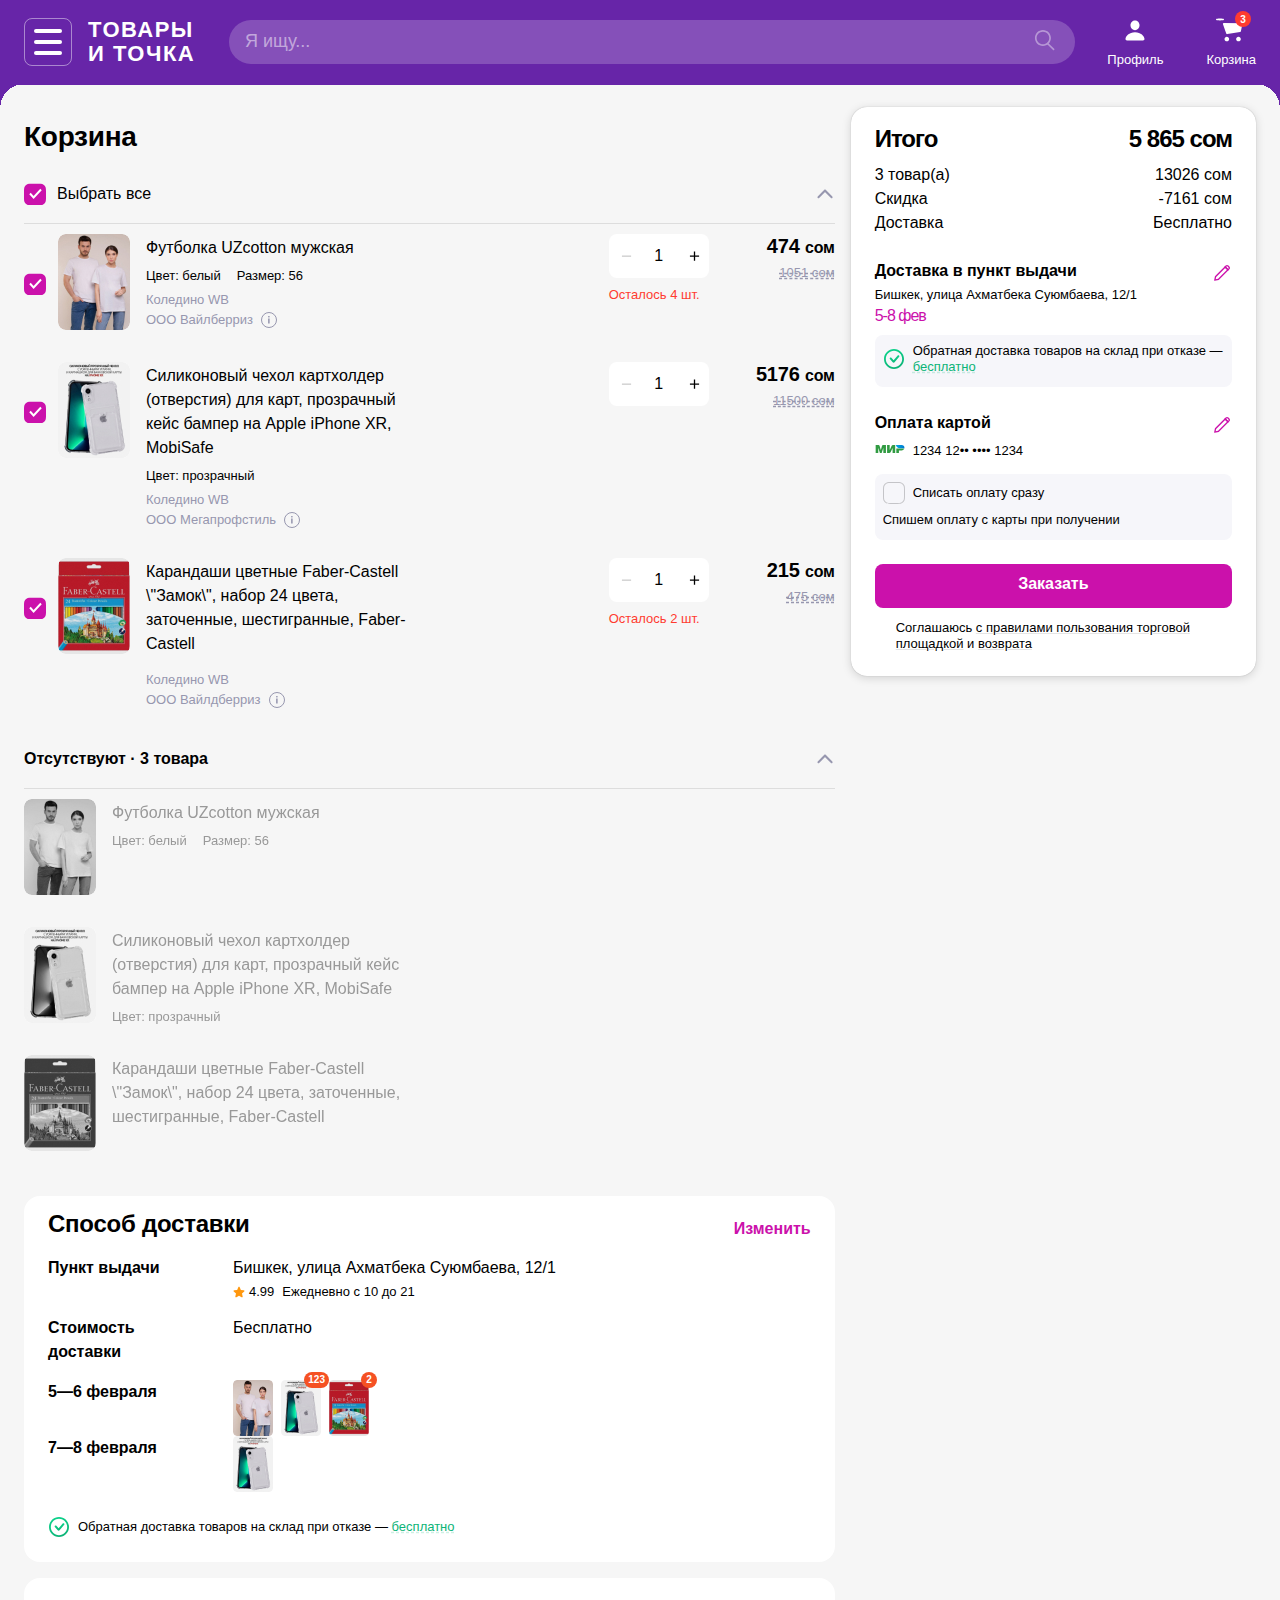
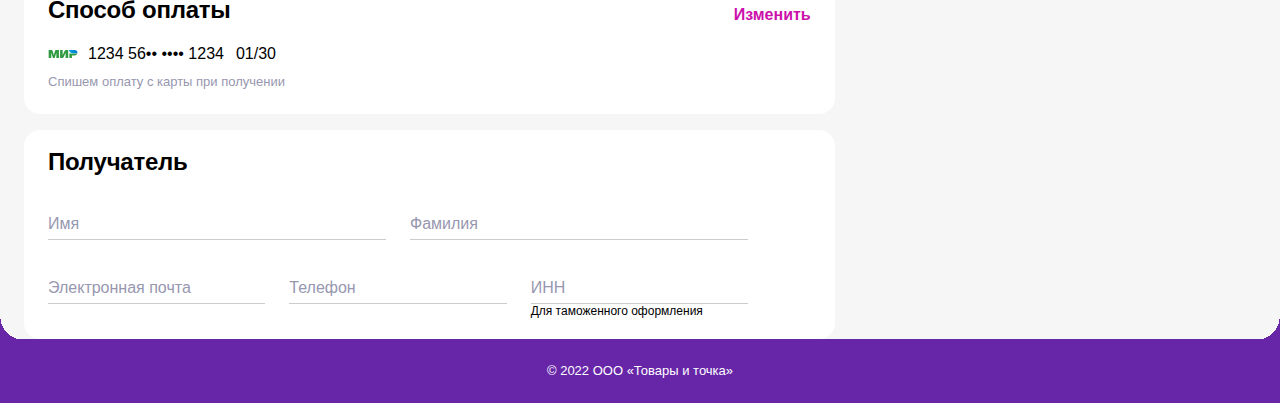
<file: index.html>
<!DOCTYPE html>
<html lang="ru">
  <head>
    <meta charset="UTF-8" />
    <meta name="viewport" content="width=device-width, initial-scale=1.0" />
    <link rel="icon" href="./assets/src/icons/tab-logo.webp" />
    <link rel="stylesheet" href="./assets/styles/style.css" />
    <title>Wildberries Cart</title>
  </head>
  <body>
    <nav class="tabbar">
      <ul class="tabbar__tab-list">
        <li id="home-tab" class="tabbar__tab-item">
          <button class="tabbar-button">
            <svg
              class="tabbar-icon"
              xmlns="http://www.w3.org/2000/svg"
              width="28"
              height="29"
              viewBox="0 0 28 29"
              fill="none"
            >
              <path
                fill-rule="evenodd"
                clip-rule="evenodd"
                d="M3.39249 13.7635C2.43526 14.7047 3.10172 16.333 4.44418 16.333H4.99997V22.3332C4.99997 23.4378 5.89541 24.3332 6.99997 24.3332H11.25C11.5261 24.3332 11.75 24.1093 11.75 23.8332V20.7433C11.75 19.6387 12.6454 18.7433 13.75 18.7433H14.25C15.3545 18.7433 16.25 19.6387 16.25 20.7433V23.8332C16.25 24.1093 16.4738 24.3332 16.75 24.3332H21C22.1045 24.3332 23 23.4378 23 22.3332V16.333H23.3787C24.7151 16.333 25.3843 14.7173 24.4393 13.7724L14.7012 4.03434C14.313 3.64615 13.6844 3.6435 13.2929 4.02842L3.39249 13.7635Z"
                fill="#CCCCCC"
              />
            </svg>
          </button>
        </li>
        <li id="catalog-tab" class="tabbar__tab-item">
          <button class="tabbar-button">
            <svg
              class="tabbar-icon"
              xmlns="http://www.w3.org/2000/svg"
              width="29"
              height="29"
              viewBox="0 0 29 29"
              fill="none"
            >
              <g clip-path="url(#clip0_13_122)">
                <rect
                  width="28"
                  height="28"
                  transform="translate(0.5 0.333252)"
                  fill="white"
                />
                <path
                  fill-rule="evenodd"
                  clip-rule="evenodd"
                  d="M20.2961 17.8333L23.1846 20.7217C23.2211 20.7583 23.2568 20.7955 23.2914 20.8333H27C27.8285 20.8333 28.5 20.1617 28.5 19.3333C28.5 18.5048 27.8285 17.8333 27 17.8333H20.2961ZM20.1278 8.83325C19.7007 7.73683 19.1026 6.72591 18.3662 5.83325H27C27.8285 5.83325 28.5 6.50482 28.5 7.33325C28.5 8.16168 27.8285 8.83325 27 8.83325H20.1278ZM20.8735 12.82C20.8735 12.4874 20.8587 12.1583 20.8298 11.8333H27C27.8285 11.8333 28.5 12.5048 28.5 13.3333C28.5 14.1617 27.8285 14.8333 27 14.8333H20.6891C20.8103 14.1799 20.8735 13.5068 20.8735 12.82Z"
                  fill="#CCCCCC"
                />
                <path
                  fill-rule="evenodd"
                  clip-rule="evenodd"
                  d="M4.3999 12.82C4.3999 9.78974 6.85639 7.33325 9.88663 7.33325C12.9169 7.33325 15.3734 9.78974 15.3734 12.82C15.3734 15.8502 12.9169 18.3067 9.88663 18.3067C6.85639 18.3067 4.3999 15.8502 4.3999 12.82ZM0.899902 12.82C0.899902 7.85675 4.9234 3.83325 9.88663 3.83325C14.8499 3.83325 18.8734 7.85675 18.8734 12.82C18.8734 14.1704 18.5755 15.4513 18.0419 16.6004C17.7159 17.3024 17.7875 18.1533 18.3348 18.7006L21.7702 22.136C22.3872 22.753 22.3872 23.7535 21.7702 24.3705C21.1531 24.9876 20.1527 24.9876 19.5356 24.3705L16.2116 21.0465C15.6412 20.4761 14.7457 20.4241 14.0301 20.7966C12.7903 21.4419 11.3811 21.8067 9.88663 21.8067C4.9234 21.8067 0.899902 17.7832 0.899902 12.82Z"
                  fill="#CCCCCC"
                />
              </g>
              <defs>
                <clipPath id="clip0_13_122">
                  <rect
                    width="28"
                    height="28"
                    fill="white"
                    transform="translate(0.5 0.333252)"
                  />
                </clipPath>
              </defs>
            </svg>
          </button>
        </li>
        <li id="cart-tab" class="tabbar__tab-item">
          <div class="header__menu-item__cart-counter">0</div>
          <button class="tabbar-button">
            <svg
              class="tabbar-icon active"
              xmlns="http://www.w3.org/2000/svg"
              width="28"
              height="29"
              viewBox="0 0 28 29"
              fill="none"
            >
              <path
                fill-rule="evenodd"
                clip-rule="evenodd"
                d="M10.3248 18.4744C10.4895 18.9686 10.99 19.2688 11.5036 19.1814L24.1601 17.0281C24.596 16.954 24.9396 16.616 25.0209 16.1813L26.5023 8.25891C26.5592 7.95471 26.3289 7.67241 26.0194 7.66708L7.35686 7.34608C6.99275 7.33982 6.7318 7.69539 6.84695 8.04086L10.3248 18.4744Z"
                fill="#CB11AB"
              />
              <path
                fill-rule="evenodd"
                clip-rule="evenodd"
                d="M23.75 25.3333C24.9926 25.3333 26 24.3259 26 23.0833C26 21.8406 24.9926 20.8333 23.75 20.8333C22.5074 20.8333 21.5 21.8406 21.5 23.0833C21.5 24.3259 22.5074 25.3333 23.75 25.3333Z"
                fill="#CB11AB"
              />
              <path
                fill-rule="evenodd"
                clip-rule="evenodd"
                d="M10.75 25.3333C11.9926 25.3333 13 24.3259 13 23.0833C13 21.8406 11.9926 20.8333 10.75 20.8333C9.50736 20.8333 8.5 21.8406 8.5 23.0833C8.5 24.3259 9.50736 25.3333 10.75 25.3333Z"
                fill="#CB11AB"
              />
              <path
                fill-rule="evenodd"
                clip-rule="evenodd"
                d="M2.45442 3.56046C3.1177 3.41833 4.01745 3.33325 5 3.33325C5.98255 3.33325 6.8823 3.41833 7.54558 3.56046C7.87345 3.63072 8.16489 3.71927 8.38495 3.83075C8.4917 3.88484 8.61185 3.959 8.71511 4.06714C8.80017 4.15621 9 4.40237 9 4.83325C9 5.26413 8.80017 5.5103 8.71511 5.59937C8.61185 5.7075 8.4917 5.78167 8.38495 5.83575C8.16489 5.94724 7.87345 6.03579 7.54558 6.10604C6.8823 6.24818 5.98255 6.33325 5 6.33325C4.01745 6.33325 3.1177 6.24818 2.45442 6.10604C2.12655 6.03579 1.83511 5.94724 1.61505 5.83575C1.5083 5.78167 1.38815 5.7075 1.28489 5.59937C1.19983 5.5103 1 5.26413 1 4.83325C1 4.40237 1.19983 4.15621 1.28489 4.06714C1.38815 3.959 1.5083 3.88484 1.61505 3.83075C1.83511 3.71927 2.12655 3.63072 2.45442 3.56046Z"
                fill="#CB11AB"
              />
            </svg>
          </button>
        </li>
        <li id="favourite-tab" class="tabbar__tab-item">
          <button class="tabbar-button">
            <svg
              class="tabbar-icon"
              xmlns="http://www.w3.org/2000/svg"
              width="29"
              height="29"
              viewBox="0 0 29 29"
              fill="none"
            >
              <path
                d="M14.9791 23.7496C14.6019 24.0835 14.0344 24.0835 13.6576 23.7491C8.25224 18.9528 3.5 14.2808 3.5 10.3115C3.5 6.94183 6.11818 4.33325 9.50011 4.33325C11.1584 4.33325 12.8167 5.02852 14.007 6.18601C14.2282 6.40108 14.59 6.40108 14.8112 6.18601C16.0015 5.02852 17.6599 4.33325 19.3182 4.33325C22.7 4.33325 25.3182 6.94183 25.3182 10.3115C25.3182 14.2809 20.3979 18.9531 14.9791 23.7496Z"
                fill="#CCCCCC"
              />
            </svg>
          </button>
        </li>
        <li id="profile-tab" class="tabbar__tab-item">
          <button class="tabbar-button">
            <svg
              class="tabbar-icon"
              xmlns="http://www.w3.org/2000/svg"
              width="28"
              height="29"
              viewBox="0 0 28 29"
              fill="none"
            >
              <path
                fill-rule="evenodd"
                clip-rule="evenodd"
                d="M2.80005 22.7061C2.80005 23.7739 3.54488 24.3333 5.62764 24.3333H21.9725C24.0552 24.3333 24.8 23.7739 24.8 22.7061C24.8 19.6044 20.5656 15.3333 13.8069 15.3333C7.03453 15.3333 2.80005 19.6044 2.80005 22.7061Z"
                fill="#CCCCCC"
              />
              <path
                fill-rule="evenodd"
                clip-rule="evenodd"
                d="M18.8 8.26675C18.8 11.1204 16.4913 13.3333 13.8001 13.3333C11.1088 13.3333 8.80006 11.1204 8.80006 8.29093C8.78692 5.4977 11.122 3.33325 13.8001 3.33325C16.4781 3.33325 18.8 5.44933 18.8 8.26675Z"
                fill="#CCCCCC"
              />
            </svg>
          </button>
        </li>
      </ul>
    </nav>
    <header class="header">
      <div class="header__wrapper flex section">
        <div class="header__nav flex">
          <button data-state="closed" class="header__nav__burger-btn">
            <div class="burger-line"></div>
          </button>
          <h1 class="header__nav__logo">Товары и точка</h1>
        </div>
        <div class="header__search flex">
          <input
            class="header__search-input"
            type="text"
            placeholder="Я ищу..."
          />
          <button class="header__search-btn">
            <img
              class="header__search-logo"
              src="./assets/src/icons/search.svg"
              alt="search"
            />
          </button>
        </div>
        <div class="header__menu flex">
          <div class="header__menu-item">
            <a href="/account"
              ><img
                data-icon="user"
                src="./assets/src/icons/user.svg"
                alt="account"
                class="header__menu-item-logo header__menu-item-logo_user"
            /></a>
            <p class="header__menu-item-name header__menu-item-name_user">
              Профиль
            </p>
          </div>
          <div class="header__menu-item">
            <div class="header__menu-item__cart-counter">0</div>
            <a href="/cart"
              ><img
                data-icon="cart"
                src="./assets/src/icons/cart.svg"
                alt="account"
                class="header__menu-item-logo header__menu-item-logo_cart"
            /></a>
            <p class="header__menu-item-name header__menu-item-name_cart">
              Корзина
            </p>
          </div>
        </div>
      </div>
    </header>

    <main class="section main-content">
      <section class="modals">
        <form data-visible="false" class="modal modal-payment">
          <div class="modal-payment__wrapper modal__wrapper">
            <div class="modal__heading">
              <h2 class="modal__heading-text">Способ оплаты</h2>
              <button
                id="close-payment-modal"
                class="close-modal-btn"
                type="submit"
              >
                <img
                  src="./assets/src/icons/search-close.svg"
                  alt="close-modal"
                />
              </button>
            </div>
            <div action="" class="modal-payment__form">
              <ul class="modal-payment__list">
                <li class="modal-payment__item">
                  <label for="card-1" class="wb-radio-btn">
                    <input
                      type="radio"
                      id="card-1"
                      name="card"
                      class="modal-payment__input"
                      checked
                    />
                    <span class="custom-wb-radio"></span>
                    <img src="./assets/src/icons/mir-logo.svg" alt="mir-logo" />
                    <p class="modal-payment__card-number">
                      1234 56•• •••• 1234
                    </p>
                  </label>
                </li>
                <li class="modal-payment__item">
                  <label for="card-2" class="wb-radio-btn">
                    <input
                      type="radio"
                      id="card-2"
                      name="card"
                      class="modal-payment__input"
                    />
                    <span class="custom-wb-radio"></span>
                    <img src="./assets/src/icons/visa.svg" alt="mir-logo" />
                    <p class="modal-payment__card-number">
                      1234 56•• •••• 1234
                    </p>
                  </label>
                </li>
                <li class="modal-payment__item">
                  <label for="card-3" class="wb-radio-btn">
                    <input
                      type="radio"
                      id="card-3"
                      name="card"
                      class="modal-payment__input"
                    />
                    <span class="custom-wb-radio"></span>
                    <img
                      src="./assets/src/icons/mastercard.svg"
                      alt="mir-logo"
                    />
                    <p class="modal-payment__card-number">
                      1234 56•• •••• 1234
                    </p>
                  </label>
                </li>
                <li class="modal-payment__item">
                  <label for="card-4" class="wb-radio-btn">
                    <input
                      type="radio"
                      id="card-4"
                      name="card"
                      class="modal-payment__input"
                    />
                    <span class="custom-wb-radio"></span>
                    <img src="./assets/src/icons/maestro.svg" alt="mir-logo" />
                    <p class="modal-payment__card-number">
                      1234 56•• •••• 1234
                    </p>
                  </label>
                </li>
              </ul>
            </div>
            <button id="modal-payment-btn" class="modal-btn">Выбрать</button>
          </div>
        </form>

        <form data-visible="false" class="modal modal-address">
          <div class="modal-delivery__wrapper modal__wrapper">
            <div class="modal__heading">
              <h2 class="modal__heading-text">Способ доставки</h2>
              <button
                id="close-delivery-modal"
                class="close-modal-btn"
                type="submit"
              >
                <img
                  src="./assets/src/icons/search-close.svg"
                  alt="close-modal"
                />
              </button>
            </div>
            <div class="modal-deliver__tabs">
              <button
                class="modal-delivery__tab-btn active"
                id="delivery-to-shop"
              >
                В пункт выдачи
              </button>
              <button class="modal-delivery__tab-btn" id="delivery-by-courier">
                Курьером
              </button>
            </div>
            <div data-delivery="self" class="modal-delivery__content">
              <h3 class="modal-delivery__content-heading">Мои адреса</h3>
              <div class="modal-delivery__content-shops">
                <ul class="modal-delivery__list">
                  <li class="modal-delivery__shop-info">
                    <label
                      for="address-1"
                      class="wb-radio-btn address-radio-btn"
                    >
                      <input
                        type="radio"
                        id="address-1"
                        name="address"
                        class="modal-payment__input"
                        checked
                      />
                      <span class="custom-wb-radio"></span>
                      <div class="modal__shop-info__text">
                        <p class="delivery__content__line-info">
                          г. Бишкек, микрорайон Джал, улица Ахунбаева Исы, д.
                          67/1
                        </p>
                        <div class="delivery__content__address-additional">
                          <div
                            class="delivery__content__address-additional__rating"
                          >
                            <img
                              src="./assets/src/icons/star.svg"
                              alt="rating-star"
                              class="rating-star"
                            />
                            <span class="delivery-point-rating"></span>
                          </div>
                          <p class="delivery__content-shop">Пункт выдачи</p>
                        </div>
                      </div>
                    </label>
                    <button class="modal-delivery__remove-address">
                      <svg
                        class="modal-delivery__remove-svg"
                        xmlns="http://www.w3.org/2000/svg"
                        width="20"
                        height="20"
                        viewBox="0 0 20 20"
                        fill="none"
                      >
                        <path
                          fill-rule="evenodd"
                          clip-rule="evenodd"
                          d="M2.5 5C2.5 4.72386 2.72386 4.5 3 4.5H17C17.2761 4.5 17.5 4.72386 17.5 5C17.5 5.27614 17.2761 5.5 17 5.5H3C2.72386 5.5 2.5 5.27614 2.5 5Z"
                          fill="#A0A0A4"
                        />
                        <path
                          fill-rule="evenodd"
                          clip-rule="evenodd"
                          d="M3.4584 4.5H16.5059L15.6411 15.6926C15.5405 16.9947 14.4546 18 13.1486 18H6.84639C5.54299 18 4.45829 16.9986 4.35435 15.6994L3.4584 4.5ZM4.5416 5.5L5.35117 15.6196C5.41353 16.3992 6.06435 17 6.84639 17H13.1486C13.9322 17 14.5837 16.3968 14.6441 15.6155L15.4256 5.5H4.5416Z"
                          fill="#A0A0A4"
                        />
                        <path
                          fill-rule="evenodd"
                          clip-rule="evenodd"
                          d="M13 5.5H7V3.46875C7 2.65758 7.65758 2 8.46875 2H11.5312C12.3424 2 13 2.65758 13 3.46875V5.5ZM8.46875 3C8.20987 3 8 3.20987 8 3.46875V4.5H12V3.46875C12 3.20987 11.7901 3 11.5312 3H8.46875Z"
                          fill="#A0A0A4"
                        />
                      </svg>
                    </button>
                  </li>
                  <li class="modal-delivery__shop-info">
                    <label
                      for="address-2"
                      class="wb-radio-btn address-radio-btn"
                    >
                      <input
                        type="radio"
                        id="address-2"
                        name="address"
                        class="modal-payment__input"
                      />
                      <span class="custom-wb-radio"></span>
                      <div class="modal__shop-info__text">
                        <p class="delivery__content__line-info">
                          г. Бишкек, микрорайон Джал, улица Ахунбаева Исы, д.
                          67/1
                        </p>
                        <div class="delivery__content__address-additional">
                          <div
                            class="delivery__content__address-additional__rating"
                          >
                            <img
                              src="./assets/src/icons/star.svg"
                              alt="rating-star"
                              class="rating-star"
                            />
                            <span class="delivery-point-rating">4.99</span>
                          </div>
                          <p class="delivery__content-shop">Пункт выдачи</p>
                        </div>
                      </div>
                    </label>
                    <button class="modal-delivery__remove-address">
                      <svg
                        class="modal-delivery__remove-svg"
                        xmlns="http://www.w3.org/2000/svg"
                        width="20"
                        height="20"
                        viewBox="0 0 20 20"
                        fill="none"
                      >
                        <path
                          fill-rule="evenodd"
                          clip-rule="evenodd"
                          d="M2.5 5C2.5 4.72386 2.72386 4.5 3 4.5H17C17.2761 4.5 17.5 4.72386 17.5 5C17.5 5.27614 17.2761 5.5 17 5.5H3C2.72386 5.5 2.5 5.27614 2.5 5Z"
                          fill="#A0A0A4"
                        />
                        <path
                          fill-rule="evenodd"
                          clip-rule="evenodd"
                          d="M3.4584 4.5H16.5059L15.6411 15.6926C15.5405 16.9947 14.4546 18 13.1486 18H6.84639C5.54299 18 4.45829 16.9986 4.35435 15.6994L3.4584 4.5ZM4.5416 5.5L5.35117 15.6196C5.41353 16.3992 6.06435 17 6.84639 17H13.1486C13.9322 17 14.5837 16.3968 14.6441 15.6155L15.4256 5.5H4.5416Z"
                          fill="#A0A0A4"
                        />
                        <path
                          fill-rule="evenodd"
                          clip-rule="evenodd"
                          d="M13 5.5H7V3.46875C7 2.65758 7.65758 2 8.46875 2H11.5312C12.3424 2 13 2.65758 13 3.46875V5.5ZM8.46875 3C8.20987 3 8 3.20987 8 3.46875V4.5H12V3.46875C12 3.20987 11.7901 3 11.5312 3H8.46875Z"
                          fill="#A0A0A4"
                        />
                      </svg>
                    </button>
                  </li>
                  <li class="modal-delivery__shop-info">
                    <label
                      for="address-3"
                      class="wb-radio-btn address-radio-btn"
                    >
                      <input
                        type="radio"
                        id="address-3"
                        name="address"
                        class="modal-payment__input"
                      />
                      <span class="custom-wb-radio"></span>
                      <div class="modal__shop-info__text">
                        <p class="delivery__content__line-info">
                          г. Бишкек, улица Табышалиева, д. 57
                        </p>
                        <div class="delivery__content__address-additional">
                          <div
                            class="delivery__content__address-additional__rating"
                          >
                            <img
                              src="./assets/src/icons/star.svg"
                              alt="rating-star"
                              class="rating-star"
                            />
                            <span class="delivery-point-rating">4.99</span>
                          </div>
                          <p class="delivery__content-shop">Пункт выдачи</p>
                        </div>
                      </div>
                    </label>
                    <button class="modal-delivery__remove-address">
                      <svg
                        class="modal-delivery__remove-svg"
                        xmlns="http://www.w3.org/2000/svg"
                        width="20"
                        height="20"
                        viewBox="0 0 20 20"
                        fill="none"
                      >
                        <path
                          fill-rule="evenodd"
                          clip-rule="evenodd"
                          d="M2.5 5C2.5 4.72386 2.72386 4.5 3 4.5H17C17.2761 4.5 17.5 4.72386 17.5 5C17.5 5.27614 17.2761 5.5 17 5.5H3C2.72386 5.5 2.5 5.27614 2.5 5Z"
                          fill="#A0A0A4"
                        />
                        <path
                          fill-rule="evenodd"
                          clip-rule="evenodd"
                          d="M3.4584 4.5H16.5059L15.6411 15.6926C15.5405 16.9947 14.4546 18 13.1486 18H6.84639C5.54299 18 4.45829 16.9986 4.35435 15.6994L3.4584 4.5ZM4.5416 5.5L5.35117 15.6196C5.41353 16.3992 6.06435 17 6.84639 17H13.1486C13.9322 17 14.5837 16.3968 14.6441 15.6155L15.4256 5.5H4.5416Z"
                          fill="#A0A0A4"
                        />
                        <path
                          fill-rule="evenodd"
                          clip-rule="evenodd"
                          d="M13 5.5H7V3.46875C7 2.65758 7.65758 2 8.46875 2H11.5312C12.3424 2 13 2.65758 13 3.46875V5.5ZM8.46875 3C8.20987 3 8 3.20987 8 3.46875V4.5H12V3.46875C12 3.20987 11.7901 3 11.5312 3H8.46875Z"
                          fill="#A0A0A4"
                        />
                      </svg>
                    </button>
                  </li>
                </ul>
              </div>
              <div class="modal-delivery__content-houses">
                <ul class="modal-delivery__list">
                  <li class="modal-delivery__shop-info">
                    <label for="house-1" class="wb-radio-btn address-radio-btn">
                      <input
                        type="radio"
                        id="house-1"
                        name="address"
                        class="modal-payment__input"
                        checked
                      />
                      <span class="custom-wb-radio"></span>
                      <p class="delivery__content__line-info">
                        Бишкек, улица Табышалиева, 57
                      </p>
                    </label>
                    <button class="modal-delivery__remove-address">
                      <svg
                        class="modal-delivery__remove-svg"
                        xmlns="http://www.w3.org/2000/svg"
                        width="20"
                        height="20"
                        viewBox="0 0 20 20"
                        fill="none"
                      >
                        <path
                          fill-rule="evenodd"
                          clip-rule="evenodd"
                          d="M2.5 5C2.5 4.72386 2.72386 4.5 3 4.5H17C17.2761 4.5 17.5 4.72386 17.5 5C17.5 5.27614 17.2761 5.5 17 5.5H3C2.72386 5.5 2.5 5.27614 2.5 5Z"
                          fill="#A0A0A4"
                        />
                        <path
                          fill-rule="evenodd"
                          clip-rule="evenodd"
                          d="M3.4584 4.5H16.5059L15.6411 15.6926C15.5405 16.9947 14.4546 18 13.1486 18H6.84639C5.54299 18 4.45829 16.9986 4.35435 15.6994L3.4584 4.5ZM4.5416 5.5L5.35117 15.6196C5.41353 16.3992 6.06435 17 6.84639 17H13.1486C13.9322 17 14.5837 16.3968 14.6441 15.6155L15.4256 5.5H4.5416Z"
                          fill="#A0A0A4"
                        />
                        <path
                          fill-rule="evenodd"
                          clip-rule="evenodd"
                          d="M13 5.5H7V3.46875C7 2.65758 7.65758 2 8.46875 2H11.5312C12.3424 2 13 2.65758 13 3.46875V5.5ZM8.46875 3C8.20987 3 8 3.20987 8 3.46875V4.5H12V3.46875C12 3.20987 11.7901 3 11.5312 3H8.46875Z"
                          fill="#A0A0A4"
                        />
                      </svg>
                    </button>
                  </li>
                  <li class="modal-delivery__shop-info">
                    <label for="house-3" class="wb-radio-btn address-radio-btn">
                      <input
                        type="radio"
                        id="house-3"
                        name="address"
                        class="modal-payment__input"
                        checked
                      />
                      <span class="custom-wb-radio"></span>
                      <p class="delivery__content__line-info">
                        Бишкек, улица Жукеева-Пудовкина, 77/1
                      </p>
                    </label>
                    <button class="modal-delivery__remove-address">
                      <svg
                        class="modal-delivery__remove-svg"
                        xmlns="http://www.w3.org/2000/svg"
                        width="20"
                        height="20"
                        viewBox="0 0 20 20"
                        fill="none"
                      >
                        <path
                          fill-rule="evenodd"
                          clip-rule="evenodd"
                          d="M2.5 5C2.5 4.72386 2.72386 4.5 3 4.5H17C17.2761 4.5 17.5 4.72386 17.5 5C17.5 5.27614 17.2761 5.5 17 5.5H3C2.72386 5.5 2.5 5.27614 2.5 5Z"
                          fill="#A0A0A4"
                        />
                        <path
                          fill-rule="evenodd"
                          clip-rule="evenodd"
                          d="M3.4584 4.5H16.5059L15.6411 15.6926C15.5405 16.9947 14.4546 18 13.1486 18H6.84639C5.54299 18 4.45829 16.9986 4.35435 15.6994L3.4584 4.5ZM4.5416 5.5L5.35117 15.6196C5.41353 16.3992 6.06435 17 6.84639 17H13.1486C13.9322 17 14.5837 16.3968 14.6441 15.6155L15.4256 5.5H4.5416Z"
                          fill="#A0A0A4"
                        />
                        <path
                          fill-rule="evenodd"
                          clip-rule="evenodd"
                          d="M13 5.5H7V3.46875C7 2.65758 7.65758 2 8.46875 2H11.5312C12.3424 2 13 2.65758 13 3.46875V5.5ZM8.46875 3C8.20987 3 8 3.20987 8 3.46875V4.5H12V3.46875C12 3.20987 11.7901 3 11.5312 3H8.46875Z"
                          fill="#A0A0A4"
                        />
                      </svg>
                    </button>
                  </li>
                  <li class="modal-delivery__shop-info">
                    <label for="house-2" class="wb-radio-btn address-radio-btn">
                      <input
                        type="radio"
                        id="house-2"
                        name="address"
                        class="modal-payment__input"
                        checked
                      />
                      <span class="custom-wb-radio"></span>
                      <p class="delivery__content__line-info">
                        Бишкек, микрорайон Джал, улица Ахунбаева Исы, 67/1
                      </p>
                    </label>
                    <button class="modal-delivery__remove-address">
                      <svg
                        class="modal-delivery__remove-svg"
                        xmlns="http://www.w3.org/2000/svg"
                        width="20"
                        height="20"
                        viewBox="0 0 20 20"
                        fill="none"
                      >
                        <path
                          fill-rule="evenodd"
                          clip-rule="evenodd"
                          d="M2.5 5C2.5 4.72386 2.72386 4.5 3 4.5H17C17.2761 4.5 17.5 4.72386 17.5 5C17.5 5.27614 17.2761 5.5 17 5.5H3C2.72386 5.5 2.5 5.27614 2.5 5Z"
                          fill="#A0A0A4"
                        />
                        <path
                          fill-rule="evenodd"
                          clip-rule="evenodd"
                          d="M3.4584 4.5H16.5059L15.6411 15.6926C15.5405 16.9947 14.4546 18 13.1486 18H6.84639C5.54299 18 4.45829 16.9986 4.35435 15.6994L3.4584 4.5ZM4.5416 5.5L5.35117 15.6196C5.41353 16.3992 6.06435 17 6.84639 17H13.1486C13.9322 17 14.5837 16.3968 14.6441 15.6155L15.4256 5.5H4.5416Z"
                          fill="#A0A0A4"
                        />
                        <path
                          fill-rule="evenodd"
                          clip-rule="evenodd"
                          d="M13 5.5H7V3.46875C7 2.65758 7.65758 2 8.46875 2H11.5312C12.3424 2 13 2.65758 13 3.46875V5.5ZM8.46875 3C8.20987 3 8 3.20987 8 3.46875V4.5H12V3.46875C12 3.20987 11.7901 3 11.5312 3H8.46875Z"
                          fill="#A0A0A4"
                        />
                      </svg>
                    </button>
                  </li>
                </ul>
              </div>
            </div>
            <button id="modal-delivery-btn" class="modal-btn">Выбрать</button>
          </div>
        </form>
      </section>

      <div>
        <section class="cart-inner">
          <h2 class="secondary-heading">Корзина</h2>
          <div class="cart-inner__lists">
            <div data-state="available" class="cart-inner__dropdown">
              <div class="cart-inner__dropdown__header" data-state="opened">
                <label for="choose-all" class="wb-checkbox">
                  <input type="checkbox" id="choose-all" checked />
                  <span class="wb-checkbox_custom"></span>
                  Выбрать все
                </label>
                <p class="dropdown__header-text">
                  <span id="amount-of-items">266</span> товаров ·
                  <span id="total-cart-price">2 100 569</span> сом
                </p>

                <button class="dropdown-btn">
                  <img
                    src="./assets/src/icons/dropdown-arrow.svg"
                    alt="arrow"
                  />
                </button>
              </div>

              <div class="dropdown-grid">
                <ul
                  class="cart-inner__dropdown__list cart-inner__available-items"
                ></ul>
              </div>
            </div>
            <div data-state="not-available" class="cart-inner__dropdown">
              <div data-state="opened" class="cart-inner__dropdown__header">
                <p class="dropdown__header-text">Отсутствуют · 3 товара</p>
                <button class="dropdown-btn">
                  <img
                    src="./assets/src/icons/dropdown-arrow.svg"
                    alt="arrow"
                  />
                </button>
              </div>

              <div class="dropdown-grid">
                <ul
                  class="cart-inner__dropdown__list cart-inner__dropdown__list_unavailable"
                ></ul>
              </div>
            </div>
          </div>
        </section>

        <section class="cart-forms">
          <div class="cart-forms__delivery content-form">
            <div class="content-form__header">
              <h3 class="section-subheading">Способ доставки</h3>
              <button class="cart-forms-btn edit-delivery-btn">Изменить</button>
            </div>
            <div class="delivery__content">
              <div class="delivery__content__line">
                <p class="delivery__content__line-name">Пункт выдачи</p>
                <div class="delivery__content__address-block">
                  <p class="delivery__content__line-info">
                    Бишкек, улица Ахматбека Суюмбаева, 12/1
                  </p>
                  <div class="delivery__content__address-additional">
                    <div class="delivery__content__address-additional__rating">
                      <img
                        src="./assets/src/icons/star.svg"
                        alt="rating-star"
                        class="rating-star"
                      />
                      <span class="delivery-point-rating">4.99</span>
                    </div>
                    <p class="working-hours">Ежедневно с 10 до 21</p>
                  </div>
                </div>
              </div>
              <div class="delivery__content__line">
                <p class="delivery__content__line-name">Стоимость доставки</p>
                <p class="delivery__content__line-info">Бесплатно</p>
              </div>
              <div class="delievery__content__dates">
                <div class="delivery__content__line">
                  <p class="delivery__content__line-name">5—6 февраля</p>
                  <div class="delivery__content__date-items">
                    <div class="delivery__content__date-item">
                      <img
                        src="./assets/src/img/cart/1.jpg"
                        alt="item1"
                        class="delivery__content__date-item-img"
                      />
                      <span class="delivery__content__date-item-counter"
                        >1</span
                      >
                    </div>
                    <div class="delivery__content__date-item">
                      <img
                        src="./assets/src/img/cart/2.jpg"
                        alt="item2"
                        class="delivery__content__date-item-img"
                      />
                      <span class="delivery__content__date-item-counter"
                        >123</span
                      >
                    </div>
                    <div class="delivery__content__date-item">
                      <img
                        src="./assets/src/img/cart/3.jpg"
                        alt="item3"
                        class="delivery__content__date-item-img"
                      />
                      <span class="delivery__content__date-item-counter"
                        >2</span
                      >
                    </div>
                  </div>
                </div>
                <div class="delivery__content__line">
                  <p class="delivery__content__line-name">7—8 февраля</p>
                  <div class="delivery__content__date-items">
                    <div class="delivery__content__date-item">
                      <img
                        src="./assets/src/img/cart/2.jpg"
                        alt="item2"
                        class="delivery__content__date-item-img"
                      />
                      <span class="delivery__content__date-item-counter"
                        >1</span
                      >
                    </div>
                  </div>
                </div>
              </div>
            </div>
            <div class="inner__info-additional inner__info-additional-delivery">
              <img
                class="inner__info-additional-img img-text-gap"
                src="./assets/src/icons/sberbank-logo.svg"
                alt="price-shipping"
              />
              <p class="inner__info-additional-text">
                Обратная доставка товаров на склад при отказе —
                <span class="inner__info-additional-text_green">бесплатно</span>
              </p>
              <p class="inner__info-additional-text__popup">
                Если товары вам не подойдут, мы вернем их обратно на склад — это
                бесплатно
              </p>
            </div>
          </div>

          <div class="cart-forms__payment-method content-form">
            <div class="content-form__header">
              <h3 class="section-subheading">Способ оплаты</h3>
              <button class="cart-forms-btn edit-payment-btn">Изменить</button>
            </div>
            <div class="payment-method__card">
              <img
                src="./assets/src/icons/mir-logo.svg"
                alt="mir"
                class="payment-method__card-img"
              />
              <span class="payment-method__card-number"
                >1234 56•• •••• 1234</span
              >
              <span class="payment-method__card-runout-date">01/30</span>
            </div>
            <p class="payment-method__card-additional">
              Спишем оплату с карты при получении
            </p>
          </div>

          <div class="cart-forms__reciever content-form">
            <div class="content-form__header">
              <h3 class="section-subheading">Получатель</h3>
            </div>

            <form action="" class="reciever__form" id="reciever-form">
              <div data-columns="2" class="reciever__form-row">
                <div class="reciever__form-input-wrapper">
                  <p class="reciever__form-input-title">Имя</p>
                  <input
                    id="reciever-name"
                    type="text"
                    class="reciever__form-input"
                    required
                  />
                  <p class="reciever__form-input-error" id="name-input-err"></p>
                </div>
                <div class="reciever__form-input-wrapper">
                  <p class="reciever__form-input-title">Фамилия</p>
                  <input
                    id="reciever-surname"
                    type="text"
                    class="reciever__form-input"
                    required
                  />
                  <p
                    class="reciever__form-input-error"
                    id="surname-input-err"
                  ></p>
                </div>
              </div>
              <div data-columns="3" class="reciever__form-row">
                <div class="reciever__form-input-wrapper">
                  <p class="reciever__form-input-title">Электронная почта</p>
                  <input
                    id="reciever-email"
                    type="email"
                    class="reciever__form-input"
                    required
                  />
                  <p
                    class="reciever__form-input-error"
                    id="email-input-err"
                  ></p>
                </div>
                <div class="reciever__form-input-wrapper">
                  <p class="reciever__form-input-title">Телефон</p>
                  <input
                    id="reciever-phone"
                    pattern="^\+\d\s\d\d\d\s\d\d\d-\d\d-\d\d$"
                    type="tel"
                    class="reciever__form-input"
                    required
                  />
                  <p
                    class="reciever__form-input-error"
                    id="phone-input-err"
                  ></p>
                </div>
                <div
                  class="reciever__form-input-wrapper reciever__form-input-wrapper__inn"
                >
                  <p class="reciever__form-input-title">ИНН</p>
                  <input
                    id="reciever-inn"
                    type="text"
                    class="reciever__form-input"
                  />
                  <p class="reciever__form-input-error" id="inn-input-err">
                    Для таможенного оформления
                  </p>
                </div>
              </div>
            </form>
          </div>
        </section>
      </div>

      <aside class="cart-summary content-form">
        <div class="cart-summary__inner">
          <div class="inner__info">
            <div class="inner__info-row info-full-price">
              <span class="inner__info-row_bold">Итого</span>
              <span id="summary-price" class="inner__info-row_bold"
                >2 101 063 <span class="inner__info-row_small">сом</span></span
              >
            </div>
            <div class="inner__info-row">
              <span id="summary-items" class="inner__info-row_normal"
                >203 товара</span
              >
              <span
                id="summary-price-no-discount"
                class="inner__info-row_normal"
                >2 302 048 сом</span
              >
            </div>
            <div class="inner__info-row">
              <span class="inner__info-row_normal">Скидка</span>
              <span id="summary-discount" class="inner__info-row_normal"
                >-200 985 сом</span
              >
            </div>
            <div class="inner__info-row">
              <span class="inner__info-row_normal">Доставка</span>
              <span class="inner__info-row_normal">Бесплатно</span>
            </div>
          </div>

          <div class="inner__info-block__delivery">
            <div class="inner__info-block__wrapper">
              <div class="inner__info-block__heading">
                <p class="inner__info-subheading">Доставка в пункт выдачи</p>
                <button class="edit-btn edit-delivery-btn">
                  <svg
                    class="edit-img"
                    width="20"
                    height="20"
                    viewBox="0 0 20 20"
                    fill="none"
                    xmlns="http://www.w3.org/2000/svg"
                  >
                    <path
                      fill-rule="evenodd"
                      clip-rule="evenodd"
                      d="M13.1585 3.05991L16.9401 6.84154L6.72705 17.0546L2.73544 17.8529C2.38557 17.9229 2.07711 17.6144 2.14709 17.2646L2.94541 13.273L13.1585 3.05991ZM4.17707 13.9321L13.1585 4.95072L15.0493 6.84154L6.06789 15.8229L3.70436 16.2956L4.17707 13.9321Z"
                      fill="#CB11AB"
                    />
                    <path
                      fill-rule="evenodd"
                      clip-rule="evenodd"
                      d="M15.9948 7.78715L12.2132 4.00552L13.6313 2.5874C14.4145 1.8042 15.6843 1.8042 16.4675 2.5874L17.4129 3.53281C18.1961 4.31601 18.1961 5.58584 17.4129 6.36904L15.9948 7.78715ZM16.4675 5.42363C16.7286 5.16256 16.7286 4.73929 16.4675 4.47822L15.5221 3.53281C15.261 3.27174 14.8378 3.27174 14.5767 3.53281L14.104 4.00552L15.9948 5.89634L16.4675 5.42363Z"
                      fill="#CB11AB"
                    />
                  </svg>
                </button>
              </div>
              <p class="inner__info-text" id="cart-summary-address">
                Бишкек, улица Ахматбека Суюмбаева, 12/1
              </p>
              <p class="inner__info-date">5-8 фев</p>
            </div>

            <div class="inner__info-additional inner__info-additional-delivery">
              <img
                class="inner__info-additional-img img-text-gap"
                src="./assets/src/icons/sberbank-logo.svg"
                alt="sber-logo"
              />
              <p class="inner__info-additional-text">
                Обратная доставка товаров на склад при отказе —
                <span class="inner__info-additional-text_green">бесплатно</span>
              </p>
              <p
                class="inner__info-additional-text__popup text__popup_secondary"
              >
                Если товары вам не подойдут, мы вернем их обратно на склад — это
                бесплатно
              </p>
            </div>
          </div>

          <div class="inner__info-block__payment">
            <div class="inner__info-block__wrapper">
              <div class="inner__info-block__heading">
                <p class="inner__info-subheading">Оплата картой</p>
                <button class="edit-btn edit-payment-btn">
                  <svg
                    class="edit-img"
                    width="20"
                    height="20"
                    viewBox="0 0 20 20"
                    fill="none"
                    xmlns="http://www.w3.org/2000/svg"
                  >
                    <path
                      fill-rule="evenodd"
                      clip-rule="evenodd"
                      d="M13.1585 3.05991L16.9401 6.84154L6.72705 17.0546L2.73544 17.8529C2.38557 17.9229 2.07711 17.6144 2.14709 17.2646L2.94541 13.273L13.1585 3.05991ZM4.17707 13.9321L13.1585 4.95072L15.0493 6.84154L6.06789 15.8229L3.70436 16.2956L4.17707 13.9321Z"
                      fill="#CB11AB"
                    />
                    <path
                      fill-rule="evenodd"
                      clip-rule="evenodd"
                      d="M15.9948 7.78715L12.2132 4.00552L13.6313 2.5874C14.4145 1.8042 15.6843 1.8042 16.4675 2.5874L17.4129 3.53281C18.1961 4.31601 18.1961 5.58584 17.4129 6.36904L15.9948 7.78715ZM16.4675 5.42363C16.7286 5.16256 16.7286 4.73929 16.4675 4.47822L15.5221 3.53281C15.261 3.27174 14.8378 3.27174 14.5767 3.53281L14.104 4.00552L15.9948 5.89634L16.4675 5.42363Z"
                      fill="#CB11AB"
                    />
                  </svg>
                </button>
              </div>
              <div class="inner__info-additional_payment-text">
                <img
                  src="./assets/src/icons/mir-logo.svg"
                  alt="mir-logo"
                  class="img-text-gap"
                />
                <span class="inner__info-text" id="cart-summary-card-number">
                  1234 12•• •••• 1234
                </span>
              </div>
            </div>

            <div
              class="inner__info-additional_isntant-pay inner__info-additional"
            >
              <label for="instant-pay" class="wb-checkbox">
                <input type="checkbox" id="instant-pay" />
                <span class="wb-checkbox_custom"></span>
                Списать оплату сразу
              </label>
              <p class="inner__info-additional-text">
                Спишем оплату с карты при получении
              </p>
            </div>
            <button class="cart-summary__btn">Заказать</button>
            <label
              for="policy-agree"
              class="secondary-custom-checkbox inner__info-text"
            >
              <input type="checkbox" id="policy-agree" />
              <span class="secondary-custom-checkbox-span"></span>
              <p>
                Соглашаюсь
                <a href="/policy-terms" class="policy-agreement-link"
                  >с правилами пользования торговой площадкой</a
                >
                и <a href="/payback-terms" class="policy-agreement-link"
                  >возврата</a
                >
              </p>
            </label>
          </div>
        </div>
      </aside>
    </main>

    <footer class="footer">
      <p class="footer__text">© 2022 ООО «Товары и точка»</p>
    </footer>

    <script type="module" src="./assets/js/itemsParser.js"></script>
    <script type="module" src="./assets/js/priceCalcs.js"></script>
    <script type="module" src="./assets/js/dropdown.js"></script>
    <script type="module" src="./assets/js/form.js"></script>
    <script type="module" src="./assets/js/modalWindows.js"></script>
    <script type="module" src="./assets/js/main.js"></script>
  </body>
</html>
</file>
<file: assets/styles/style.css>
:root {
  --primary-color-400: #000;
  --primary-color-300: #9797af;
  --primary-color-100: 0, 0%, 100%;
  --primary-color-hsl-100: hsl(0, 0%, 100%);
  --secondary-color: #6725a8;
  --accent-color-400: #cb11ab;
  --accent-color-300: #ff3b30;

  --fz-400: 1rem;
  --fz-300: 0.875rem;
  --fz-250: 0.8125rem;
  --fz-200: 0.75rem;
  --fz-450: 1.125rem;
  --fz-500: 1.25rem;
  --fz-600: 1.5rem;
  --fz-900: 1.75rem;
}

*,
*::after,
*::before {
  margin: 0;
  padding: 0;
  box-sizing: border-box;
}

html {
  height: 100%;
}

body {
  font-family: "Segoe UI", sans-serif;
  display: flex;
  flex-direction: column;
  min-height: 100%;
  background-color: #f6f6f6;
}

header,
footer {
  flex-grow: 0;
}

main {
  flex-grow: 1;
}

a {
  text-decoration: none;
}

a:focus {
  border: none;
  outline: none;
}

button {
  border: none;
  outline: none;
  background: none;
  cursor: pointer;
}

h1 {
  font-size: var(--fz-900);
  font-weight: 700;
}

ul,
li {
  list-style: none;
}

.flex {
  display: flex;
  align-items: center;
}

.section {
  max-width: 1400px;
  padding-inline: 24px;
  margin-inline: auto;
}

.main-content {
  margin-top: 22px;
  width: 100%;
}
@media screen and (max-width: 325px) {
  .section {
    padding-inline: 0px;
  }
}

@media screen and (min-width: 326px) {
  .main-content {
    display: grid;
    grid-template-columns: 2fr 1fr;
    gap: 16px;
    align-items: start;
  }
}
.header {
  position: relative;
  padding-top: 16px;
  padding-bottom: 18px;
  background-color: var(--secondary-color);
}

.header::after,
.header::before {
  content: "";
  height: 24px;
  aspect-ratio: 1;
  position: absolute;
  bottom: -23px;
  overflow: hidden;
}

.header::after {
  background-image: radial-gradient(
    circle at 100% 100%,
    transparent 70%,
    var(--secondary-color) calc(10% + 2px)
  );
  left: 0;
}

.header::before {
  background-image: radial-gradient(
    circle at 0% 100%,
    transparent 70%,
    var(--secondary-color) calc(10% + 2px)
  );
  right: 0;
}

.header__wrapper {
  justify-content: space-between;
  gap: 32px;
}

.header__nav {
  gap: 1rem;
}

.header__nav__burger-btn {
  position: relative;

  display: grid;
  place-items: center;

  width: 48px;
  aspect-ratio: 1;

  padding: 12px 10px;

  border: 1px solid hsla(var(--primary-color-100), 45%);
  border-radius: 8px;
}

.header__nav__burger-btn:focus {
  border-color: var(--primary-color-hsl-100);
}

.header__nav__burger-btn[data-state="closed"] .burger-line,
.header__nav__burger-btn::after,
.header__nav__burger-btn::before {
  content: "";
  display: block;
  position: absolute;
  width: 1.75rem;
  height: 4px;
  background-color: var(--primary-color-hsl-100);
  border-radius: 8px;
  transition: all 300ms ease-in-out;
}

.header__nav__burger-btn::after {
  top: 10px;
}
.header__nav__burger-btn::before {
  bottom: 10px;
}

.header__nav__bur ger-btn[data-state="opened"] .burger-line {
  scale: 0;
}

.header__nav__burger-btn[data-state="opened"]:after {
  transform: rotate(-135deg) translateY(-7px) translateX(-7px);
}
.header__nav__burger-btn[data-state="opened"]:before {
  transform: rotate(135deg) translateY(7px) translateX(-8px);
  width: 1.75rem;
}

.header__nav__logo {
  width: 109px;

  text-align: left;
  text-transform: uppercase;
  color: var(--primary-color-hsl-100);
  line-height: 24px;
  letter-spacing: 1.5px;
  font-size: 22px;
}
.header__search {
  width: 100%;
  max-height: 48px;

  padding: 10px 20px 10px 16px;
  margin-right: auto;

  border-radius: 36px;
  background: hsla(var(--primary-color-100), 20%);
}
.header__search-input {
  width: 100%;

  border: none;
  outline: none;
  background: none;

  color: var(--primary-color-hsl-100);
  font-size: var(--fz-450);
}

.header__search-input::placeholder {
  color: hsla(var(--primary-color-100), 50%);
}

.header__search-btn:hover > .header__search-logo,
.header__search-btn:focus > .header__search-logo {
  opacity: 1;
}

.header__search-logo {
  opacity: 0.4;
  transition: opacity 200ms ease-in;
}

.header__menu {
  gap: 40px;
}

.header__menu-item {
  position: relative;
  display: flex;
  flex-direction: column;
  align-items: center;
  justify-content: center;
  gap: 3px;

  color: var(--primary-color-hsl-100);

  cursor: pointer;
}

.header__menu-item__cart-counter {
  position: absolute;
  display: flex;
  justify-content: center;
  align-items: center;

  max-width: 1rem;
  width: 100%;
  aspect-ratio: 1;
  background-color: var(--accent-color-300);
  border-radius: 100%;

  top: -5px;
  right: 5px;

  color: var(--primary-color-hsl-100);
  font-weight: 700;

  font-size: 10px;
  z-index: 2;
}

.header__menu-item:focus-within > .header__menu-item-name,
.header__menu-item:hover > .header__menu-item-name {
  color: var(--accent-color-400);
}

.header__menu-item-name {
  font-size: var(--fz-250);
  transition: color 200ms ease-in-out;
}

.header__menu-item-logo_cart {
  position: relative;
  margin-right: 5px;
}

.header__menu-item-logo_user {
  margin-right: 3px;
}

.header__menu-item-name_user {
  margin-right: 3px;
}

@media screen and (max-width: 325px) {
  .header {
    padding-top: 17px;
    padding-bottom: 15px;
    padding-inline: 1rem;
  }

  .header__wrapper {
    gap: 16px;
  }

  .header__nav {
    width: 100%;
  }

  .header__nav__burger-btn {
    border: none;
    padding-inline: 0;
    width: 22px;
  }
  .header__nav__burger-btn[data-state="closed"] .burger-line,
  .header__nav__burger-btn::after,
  .header__nav__burger-btn::before {
    height: 2px;
    width: 100%;
  }

  .header__nav__burger-btn::before {
    bottom: 3px;
    width: 16px;
    left: 0;
  }
  .header__nav__burger-btn::after {
    top: 2px;
    width: 100%;
    left: 0;
  }

  .header__nav__burger-btn[data-state="opened"]:after {
    transform: rotate(-135deg) translateY(-7px) translateX(-6px);
    width: 1.75rem;
  }
  .header__nav__burger-btn[data-state="opened"]:before {
    transform: rotate(135deg) translateY(6px) translateX(-6px);
    width: 1.75rem;
  }

  .header__nav__logo {
    font-size: 1.225rem;
    font-weight: 600;
    margin-inline: auto;
    letter-spacing: 2.1px;
    line-height: 1;
    width: 100%;
    text-align: center;
  }

  .header__search-input {
    display: none;
  }

  .header__search {
    width: auto;
    background: none;
    padding: 0px;
    margin: 0;
  }

  .header__search-logo {
    opacity: 1;
  }

  .header__menu {
    display: none;
  }
}

.content-form {
  padding: 16px 24px 24px;
  background-color: var(--primary-color-hsl-100);
  border-radius: 16px;
}

.cart-summary {
  margin-left: auto;
  max-width: 429px;
  box-shadow: 0px 0px 1px 0px rgba(0, 0, 0, 0.3),
    0px 2px 10px 0px rgba(0, 0, 0, 0.15);
}

.img-text-gap {
  margin-right: 8px;
}
.cart-summary__inner {
  display: grid;
  row-gap: 24px;
}

.info-full-price {
  margin-bottom: 8px;
  font-size: 24px;
  line-height: 32px;
  letter-spacing: -1px;
}

.inner__info-row {
  display: flex;
  justify-content: space-between;
  align-items: center;
}
.inner__info-row_bold {
  font-weight: 700;
  letter-spacing: -1px;
}
.inner__info-row_small {
  font-size: 24px;
}
.inner__info {
  font-size: 16px;
  line-height: 1.5rem;
}

.inner__info-block__wrapper * + * {
  margin-top: 4px;
}

.inner__info-block__heading {
  display: flex;
  justify-content: space-between;
  align-items: center;
}
.inner__info-subheading {
  font-size: 16px;
  font-weight: 700;
  line-height: 24px;
}
.edit-btn {
  width: 20px;
  aspect-ratio: 1;
  display: grid;
  place-items: center;
}

.edit-btn:focus {
  border: 1px solid #b41199;
}

.edit-btn:hover > .edit-img path,
.edit-btn:focus-visible > .edit-img path {
  fill: #b41199;
}

.inner__info-text {
  font-size: 13px;
  line-height: 16px;
}

#cart-summary-card-number {
  margin-right: 8px;
}

.inner__info-date {
  letter-spacing: -1px;
  color: var(--accent-color-400);
}

.inner__info-additional {
  position: relative;
  margin-top: 10px;
  padding: 8px 8px 12px;

  background-color: #f6f6fa;
  border-radius: 8px;
}

.inner__info-additional-delivery {
  display: flex;
  align-items: center;
}
.inner__info-additional-img {
  width: 22px;
  aspect-ratio: 1;
  display: grid;
  place-items: center;
}

.inner__info-additional-text {
  position: relative;
  font-size: 13px;
  line-height: 16px;
}

.inner__info-additional-text_green {
  color: #0cb477;
  text-decoration: dashed underline;
}

.inner__info-additional-text__popup {
  position: absolute;
  display: none;
  top: calc(100% + 2px);
  right: 40%;

  width: 288px;
  padding: 10px 16px 14px;

  font-size: 13px;
  line-height: 16px;

  background-color: var(--primary-color-hsl-100);
  border-radius: 8px;
  box-shadow: 0px 0px 1px 0px rgba(0, 0, 0, 0.3),
    0px 2px 10px 0px rgba(0, 0, 0, 0.15);

  transition: opacity 200ms ease-in-out;
}

.text__popup_secondary {
  right: 20%;
}

.inner__info-additional_isntant-pay {
  margin-top: 15px;
  display: grid;
  row-gap: 8px;
}

.inner__info-additional_payment-text {
  display: flex;
}

.wb-checkbox {
  position: relative;
  cursor: pointer;
  display: flex;
  align-items: center;
  gap: 8px;
  font-size: 13px;
  line-height: 16px;
}

.wb-checkbox input {
  width: 0;
  height: 0;
  opacity: 0;
  position: absolute;
}

.wb-checkbox input:checked ~ .wb-checkbox_custom {
  background-image: url(../src/icons/checked-checkbox.svg);
}

.wb-checkbox_custom {
  display: inline-block;
  width: 22px;
  aspect-ratio: 1;
  background-image: url(../src/icons/unchecked-checkbox.svg);
}

.wb-checkbox input:focus-visible ~ .wb-checkbox_custom {
  border-radius: 8px;
  outline: 2px solid #b41199;
}

.cart-summary__btn {
  margin-top: 24px;
  margin-bottom: 12px;
  padding: 8px 20px 12px;
  width: 100%;

  text-align: center;
  font-size: 16px;
  line-height: 24px; /* 150% */
  font-weight: 700;
  color: var(--primary-color-hsl-100);

  background-color: var(--accent-color-400);
  border-radius: 8px;

  transition: background-color 250ms ease-in;
}

.cart-summary__btn:hover,
.cart-summary__btn:focus-visible {
  outline: none;
  background-color: #b41199;
}

.secondary-custom-checkbox {
  position: relative;
  display: flex;
  gap: 8px;
  align-items: start;
  cursor: pointer;
}

.secondary-custom-checkbox input {
  height: 0;
  width: 0;
  opacity: 0;
  position: absolute;
}

.secondary-custom-checkbox-span {
  padding-top: 2px;
  width: 13px;
  height: 24px;
  aspect-ratio: 1;
  /* border: 1px solid rgba(0, 0, 0, 0.3); */
  border-radius: 3px;
}

.secondary-custom-checkbox input:checked ~ .secondary-custom-checkbox-span {
  background-image: url(../src/icons/secondary-checkbox.svg);
  background-repeat: no-repeat;
  background-position: top;
}

.secondary-custom-checkbox
  input:checked
  ~ .secondary-custom-checkbox-span:focus {
  border: 1px solid var(--accent-color-400);
}

.policy-agreement-link {
  padding-bottom: 2px;
  display: inline;
  color: #000;
  /* text-decoration: underline; */
  text-decoration-line: underline;
  text-decoration-color: rgba(0, 0, 0, 0.1);
}
@media screen and (max-width: 1026px) {
  .cart-summary {
    max-width: 303px;
  }
}

.cart-inner {
  max-width: 891px;
  padding-top: 12px;
  overflow: visible;
}

.secondary-heading {
  font-size: 28px;
  font-weight: 700;
  line-height: 36px;
  letter-spacing: -0.28px;
}

.cart-inner__dropdown {
  margin-top: 11px;
}

.cart-inner__dropdown__header > .wb-checkbox {
  position: relative;
  cursor: pointer;
  display: flex;
  align-items: center;
  gap: 11px;
  font-size: 16px;
  line-height: 24px;
  margin-top: -2px;
}

.wb-checkbox input {
  width: 0;
  height: 0;
  opacity: 0;
  position: absolute;
}

.wb-checkbox input:checked ~ .wb-checkbox_custom {
  background-image: url(../src/icons/checked-checkbox.svg);
}

.wb-checkbox_custom {
  display: inline-block;
  width: 22px;
  aspect-ratio: 1;
  background-image: url(../src/icons/unchecked-checkbox.svg);
  cursor: pointer;
}

.wb-checkbox input:focus-visible ~ .wb-checkbox_custom {
  border-radius: 8px;
  outline: 2px solid #b41199;
}

.cart-inner__dropdown ~ .cart-inner__dropdown {
  margin-top: 20px;
}

.cart-inner__dropdown[data-state="available"]
  > .cart-inner__dropdown__header[data-state="closed"]
  > .wb-checkbox {
  display: none;
}

.cart-inner__dropdown[data-state="available"]
  > .cart-inner__dropdown__header[data-state="closed"]
  > .dropdown__header-text {
  display: block;
}
.cart-inner__dropdown[data-state="available"]
  > .cart-inner__dropdown__header[data-state="opened"]
  > .wb-checkbox {
  display: flex;
}

.cart-inner__dropdown[data-state="available"]
  > .cart-inner__dropdown__header[data-state="opened"]
  > .dropdown__header-text {
  display: none;
}

.cart-inner__dropdown[data-state="not-available"] .dropdown__item-left {
  filter: grayscale(100%);
  color: #9797af;
}

.cart-inner__dropdown__header {
  display: flex;
  align-items: center;
  justify-content: space-between;
  padding-block: 17px;
  border-bottom: 1px solid rgba(0, 0, 0, 0.1);
}

.dropdown__header-text {
  font-size: 16px;
  font-weight: 600;
  line-height: 24px;
  color: #000;
}

.dropdown-btn {
  margin-left: auto;
  transition: transform 300ms ease-in;
}

.cart-inner__dropdown__header[data-state="closed"] .dropdown-btn {
  transform: rotate(-180deg);
}

.dropdown-grid {
  display: grid;
  transition: grid-template-rows 200ms ease-in-out;
}

.cart-inner__dropdown__header[data-state="closed"] + .dropdown-grid {
  grid-template-rows: 0fr;
}

.cart-inner__dropdown__header[data-state="opened"] + .dropdown-grid {
  grid-template-rows: 1fr;
}

.cart-inner__dropdown__list {
  display: flex;
  flex-direction: column;
  gap: 18px;
  overflow: hidden;
}

.cart-inner__dropdown[data-state="not-available"] .cart-inner__dropdown__list {
  gap: 20px;
}

.cart-inner__dropdown__item {
  min-height: 108px;
  padding-top: 10px;
  display: flex;
  justify-content: space-between;
  align-items: start;
}

.cart-inner__dropdown__item:hover
  > .dropdown__item-right
  > .dropdown__item-right__counter
  > .counter__buttons {
  display: flex;
}

.dropdown__item-left {
  display: flex;
  align-items: start;
}

.dropdown__item-left > .wb-checkbox {
  margin-top: 39px;
}

.dropdown__item-img__wrapper {
  position: relative;
}
.dropdown__item-img__size {
  display: -webkit-box;
  padding-inline: 2px;
  position: absolute;
  bottom: 8px;
  left: 16px;

  min-width: 22px;
  height: 22px;

  background-color: #fff;
  border-radius: 6px;

  text-align: center;
  font-size: 14px;
  line-height: 20px;

  overflow: hidden;
  text-overflow: ellipsis;

  -webkit-line-clamp: 1;
  -webkit-box-orient: vertical;
}

.dropdown__item-img {
  margin-left: 12px;
  margin-right: 16px;
  width: 72px;
  height: 96px;
  object-fit: cover;
  border-radius: 8px;
}

.cart-inner__dropdown[data-state="not-available"] .dropdown__item-img {
  margin-left: 0;
}

.dropdown__item-left__info {
  display: grid;
  row-gap: 8px;

  font-size: 13px;
  line-height: 16px;
}

.dropdown__item-name {
  max-width: 275px;
  font-size: 16px;
  line-height: 24px;
  margin-top: 2px;
  text-align: left;
}

.cart-inner__dropdown[data-state="not-available"] .dropdown__item-name {
  max-width: 309px;
}

.dropdown__item-left__info_aditional {
  display: flex;
  align-items: center;
  gap: 16px;

  font-size: 13px;
  line-height: 16px;
}

.item-left__company-info {
  color: #9797af;
}

.dropdown__item-company {
  position: relative;
  margin-top: 2px;
  display: flex;
  align-items: center;
  gap: 6px;
}

.dropdown__item-company__info-img:hover + .dropdown__item-company__info {
  display: block;
}

.dropdown__item-company__info {
  position: absolute;
  display: none;
  top: calc(100% + 5px);

  width: 280px;
  padding: 11px 16px 13px;

  border-radius: 8px;
  background-color: var(--primary-color-hsl-100);

  font-size: 13px;
  line-height: 16px;
  color: #000;

  box-shadow: 0px 0px 15px 1px rgba(0, 0, 0, 0.2);

  z-index: 2;
}

.dropdown__item-company__info * + * {
  margin-top: 8px;
}

.item-company__info-title {
  font-weight: 700;
  text-transform: uppercase;
}

.dropdown__item-right {
  width: 226px;

  display: flex;
  justify-content: space-between;
}
.dropdown__item-right__counter {
  display: flex;
  flex-direction: column;
  gap: 9px;
}
.dropdown__item-right__counter-wrapper {
  max-width: 100px;
  max-height: 44px;

  display: flex;
  align-items: center;
  padding: 10px 4px;

  border-radius: 8px;
  background-color: #fff;
}

.counter-btn {
  display: grid;
  place-items: center;
  width: 24px;
  aspect-ratio: 1;
  padding: 6px 7px 6px 8px;
  transition: rotate 400ms ease-in-out;
}

.decrease-btn {
  opacity: 0.2;
  cursor: auto;
}

.counter-btn:focus-visible > svg > path {
  fill: #b41199;
}

.counter-btn:focus-visible {
  rotate: 360deg;
}

.counter-input {
  width: 44px;
  height: 23px;
  text-align: center;
  border: none;

  font-size: 16px;
  line-height: 24px;
}
.counter-alert {
  color: var(--accent-color-300);
  font-size: 13px;
  line-height: 16px;
}

.counter-alert_invisible {
  height: 0;
  width: 0;
  opacity: 0;
  position: absolute;
  pointer-events: none;
}
.counter__buttons {
  display: none;
  margin-top: -2px;
  justify-content: flex-end;
  align-items: center;
  gap: 16px;
}

.counter__add-to-fav.active > svg > path {
  fill: var(--accent-color-400);
}

.counter__add-to-fav:hover > svg > path,
.counter__add-to-fav:focus-visible > svg > path {
  fill: var(--accent-color-400);
}

.counter__remove:hover > svg > path,
.counter__remove:focus-visible > svg > path {
  fill: #f55123;
}

.dropdown__item-right__prices {
  display: none;
  position: relative;
  margin-top: -2px;
}

.item-right__prices-total {
  color: #000;
  text-align: right;
  font-size: 20px;
  font-weight: 700;
  line-height: 28px;
  letter-spacing: -0.2px;
}

.item-right__prices-total > span {
  font-size: 16px;
  line-height: 24px;
}

.item-right__prices-old {
  margin-top: 5px;

  color: #9797af;
  font-size: 13px;
  line-height: 16px;
  text-align: right;
  text-decoration: line-through underline dashed;
  text-decoration-color: #9797af;
}

.item-right__prices-old:hover + .item-right__prices__discount {
  display: block;
}

.item-right__prices__discount {
  position: absolute;
  right: 0;

  display: none;
  flex-direction: column;
  gap: 8px;

  width: 239px;
  padding: 11px 16px 13px;

  background-color: var(--primary-color-hsl-100);
  border-radius: 8px;
  box-shadow: 0px 0px 1px 0px rgba(0, 0, 0, 0.3),
    0px 2px 10px 0px rgba(0, 0, 0, 0.15);

  font-size: 13px;
  line-height: 16px;

  z-index: 2;
}

.item-right__prices__discount-text {
  display: flex;
  justify-content: space-between;
  align-items: center;
}

.item-right__prices-discount-text_grey {
  color: #a0a0a4;
}

.item-right__prices-discount-text_black {
  color: #000;
}

@media screen and (max-width: 325px) {
  .dropdown__item-right__prices[data-screen-size="small"] {
    display: flex;
    align-items: center;
    gap: 8px;
  }

  .item-right__prices-total {
    margin-top: 4px;
    font-size: 16px;
    line-height: 24px;
  }

  .main-content {
    margin-top: 3px;
  }

  .cart-inner {
    padding-inline: 16px;
  }

  .cart-inner__dropdown__header {
    padding-bottom: 15px;
    padding-top: 4px;
  }

  .secondary-heading {
    padding-top: 0;
    font-size: 20px;
    font-weight: 700;
    line-height: 28px;
    letter-spacing: -0.2px;
  }

  .dropdown-btn {
    padding-top: 2px;
    padding-right: 4px;
  }

  .cart-inner__dropdown__item {
    padding-top: 13px;
    display: flex;
    flex-direction: column;
    gap: 8px;
    max-width: 288px;
  }

  .dropdown__item-img__wrapper {
    position: relative;
  }

  .dropdown__item-img__size[data-screen-size="small"] {
    display: block;
    max-width: 72px;
    left: 4px;
  }

  .dropdown__item-img__size_unavailable[data-screen-size="small"] {
    display: block;
    bottom: 3px;
  }
  .item-left__info_aditional-text[data-screen-size="large"] {
    display: none;
  }

  .dropdown__item-left > .wb-checkbox {
    position: relative;
  }

  .dropdown__item-left > .wb-checkbox > .wb-checkbox_custom {
    position: absolute;
    top: -36px;
    left: 4px;
    z-index: 2;
  }

  .dropdown__item-img {
    width: 80px;
    height: 106px;
    margin: 0;
  }

  .dropdown__item-left__info {
    margin-left: 12px;
    padding-left: 4px;
    gap: 0;
  }

  .dropdown__item-name {
    margin-top: 2px;

    overflow: hidden;
    text-overflow: ellipsis;

    display: -webkit-box;

    -webkit-line-clamp: 2;
    -webkit-box-orient: vertical;
    font-size: 14px;
    line-height: 20px;
  }

  .dropdown__item-left__info_aditional {
    margin-top: 7px;
  }

  .dropdown__item-company {
    display: none;
  }

  .item-left__company-info {
    margin-top: 7px;
  }

  .dropdown__item-right {
    width: 100%;
  }

  .dropdown__item-right__counter {
    flex-direction: row;
    align-items: center;
    justify-content: space-between;
    flex-grow: 1;
    gap: 16px;
  }

  .dropdown__item-right__counter-wrapper {
    max-width: 80px;
    height: 32px;
    padding: 0;
  }

  .counter-input {
    width: 32px;
    height: 32px;
  }

  .counter-btn {
    width: 24px;
    height: 32px;
    padding: 0;
  }

  .counter__buttons {
    margin-left: auto;
    margin-right: 8px;
    margin-top: 2px;
    display: flex;
    gap: 24px;
  }

  .cart-inner__lists {
    display: grid;
    gap: 22px;
  }
}
@media screen and (min-width: 326px) {
  .dropdown__item-right__prices[data-screen-size="large"] {
    display: block;
  }

  .dropdown__item-img__size[data-screen-size="small"] {
    display: none;
  }

  .dropdown__item-img__size_unavailable[data-screen-size="small"] {
    display: none;
  }
}

.cart-forms {
  display: grid;
  row-gap: 16px;

  margin-top: 43px;
}

.cart-forms__delivery {
  padding-top: 12px;
}

.delivery__content {
  display: flex;
  flex-direction: column;
  gap: 16px;
  margin-bottom: 24px;
}

.content-form__header {
  display: flex;
  justify-content: space-between;
  align-items: center;
}
.section-subheading {
  margin-bottom: 16px;
  font-size: 24px;
  font-weight: 700;
  line-height: 32px;
  letter-spacing: -0.24px;
}

.cart-forms-btn {
  margin-top: -6px;

  font-size: 16px;
  font-weight: 700;
  line-height: 24px;
  text-align: right;
  color: var(--accent-color-400);
}

.delivery__content__line {
  display: grid;
  grid-template-columns: 153px auto;
  gap: 32px;
}
.delivery__content__line-name {
  max-width: 153px;
  font-size: 16px;
  font-weight: 600;
  line-height: 24px;
}
.delivery__content__line-info {
  font-size: 16px;
  line-height: 24px;
}
.delivery__content__address-additional {
  display: flex;
  align-items: center;
  gap: 8px;

  margin-top: 4px;
}
.delivery__content__address-additional__rating {
  display: flex;
  align-items: center;
  gap: 4px;
}
.rating-star {
  width: 12px;
  aspect-ratio: 1;
}
.delivery-point-rating {
  font-size: 13px;
  line-height: 16px;
}
.working-hours {
  font-size: 13px;
  line-height: 16px;
}

.delivery__content__date-items {
  display: flex;
  gap: 8px;
}

.delivery__content__date-item {
  --_afterBorderRadius: 8px;
  --_afterPadding: 2px;
  position: relative;
  width: 40px;
  height: 56px;
  border-radius: 8px;
}

.delivery__content__date-item-counter {
  position: absolute;
  top: -8px;
  right: -8px;
  padding-inline: 2px;

  display: flex;
  justify-content: center;
  align-items: center;

  min-width: 16px;
  height: 16px;

  font-size: 10px;
  font-weight: 600;
  line-height: 18px;
  color: var(--primary-color-hsl-100);

  border-radius: 50%;
  background: #f55123;
}

.delivery__content__date-item-counter_wide {
  padding-inline: 4px;
  border-radius: 16px;
}

.delivery__content__date-item-img {
  width: 100%;
  height: 100%;
}

.inner__info-additional-img {
  width: 22px;
  aspect-ratio: 1;
  display: grid;
  place-items: center;
}

.inner__info-additional-text {
  font-size: 13px;
  line-height: 16px;
}

.inner__info-additional-text_green {
  color: #0cb477;
  text-decoration: dashed underline;
  text-decoration-color: rgba(12, 180, 119, 0.2);
}

@media screen and (max-width: 325px) {
  .cart-forms {
    margin-top: 32px;
    row-gap: 13px;
  }

  .content-form {
    max-width: 100%;
    padding: 16px 16px 11px;
  }

  .section-subheading {
    font-size: 20px;
    line-height: 28px;
    letter-spacing: -0.2px;
    margin-bottom: 10px;
  }

  .delivery__content__line {
    grid-template-columns: 1fr;
    gap: 0;
  }

  .delivery__content__address-block > .delivery__content__line-info {
    margin-left: 0;
  }
  .delivery__content__address-block > .delivery__content__address-additional {
    margin-left: 0;
  }

  .delivery__content__line > .delivery__content__line-info {
    margin-left: 0;
  }

  .delievery__content__dates {
    display: grid;
    gap: 24px;
  }

  .delivery__content__date-items {
    margin-top: 12px;
  }

  .delivery__content__line .delivery__content__date-item-counter {
    right: -5px;
  }

  .inner__info-additional-delivery {
    padding-inline: 8px;
    background-color: transparent;
    margin-top: -8px;
  }
}
@media screen and (min-width: 326px) {
  .cart-forms__delivery > .inner__info-additional {
    background-color: transparent;
    padding: 0;
  }
}

.payment-method__card {
  display: flex;
  align-items: center;

  font-size: 16px;
  line-height: 24px;
}

.payment-method__card-img {
  margin-right: 10px;
}
.payment-method__card-number {
  margin-right: 12px;
}

.payment-method__card-additional {
  margin-top: 8px;

  font-size: 13px;
  line-height: 16px;
  color: #9797af;
}

.reciever__form {
  margin-top: -7px;
}

.reciever__form-row {
  display: grid;
  gap: 24px;

  max-width: 700px;
  max-height: 64px;
}

.reciever__form-row[data-columns="2"] {
  grid-template-columns: 1fr 1fr;
}

.reciever__form-row[data-columns="3"] {
  grid-template-columns: 1fr 1fr 1fr;
}

.reciever__form-input-wrapper {
  display: flex;
  flex-direction: column;
  justify-content: flex-end;
}

.reciever__form-input-title {
  margin-bottom: 2px;

  font-size: 16px;
  line-height: 24px;
  color: #9797af;

  translate: 0px 25px;

  pointer-events: none;

  transition: translate 200ms ease-in, font-size 200ms ease-in;
}

.reciever__form-input-title.active {
  translate: 0px 0px;
  font-size: 13px;
  line-height: 16px;
}

.reciever__form-input {
  width: 100%;
  padding-bottom: 2px;

  border: none;
  border-bottom: 1px solid rgba(0, 0, 0, 0.2);

  font-size: 16px;
  line-height: 24px;
}

.reciever__form-input:focus {
  outline: none;
}

.reciever__form-input-error {
  height: 14px;
  font-size: 12px;
  line-height: 14px;
}

@media screen and (max-width: 325px) {
  .cart-forms__reciever {
    margin-top: 11px;
    padding-bottom: 23px;
  }

  .cart-summary__inner {
    padding-bottom: 29px;
    row-gap: 12px;
  }

  .payment-method__card-additional {
    margin-top: 6px;
  }

  .reciever__form {
    margin-top: -14px;
    display: grid;
    gap: 16px;
  }

  .reciever__form-row[data-columns="2"],
  .reciever__form-row[data-columns="3"] {
    grid-template-columns: 1fr;
  }

  .reciever__form-row {
    gap: 16px;
    height: auto;
    max-height: fit-content;
  }
  .reciever__form-input-wrapper {
    height: 56px;
  }

  .reciever__form-input-wrapper__inn {
    margin-top: 13px;
  }

  .cart-summary.content-form {
    margin-top: 9px;
    background-color: transparent;
    box-shadow: none;
  }

  .info-full-price {
    font-size: 20px;
    line-height: 28px;
    letter-spacing: -0.2px;
  }

  .inner__info-block__wrapper {
    display: none;
  }

  .inner__info-block__delivery > .inner__info-additional {
    margin-top: 4px;
    background-color: #f0ecf4;
  }

  .inner__info-additional_isntant-pay {
    margin-top: 3px;
  }
}
@media screen and (min-width: 326px) {
}

/* MODAL WINDOWS */

.modals {
  position: absolute;
}
.modal[data-visible="true"] {
  position: fixed;
  width: 100%;
  height: 100%;
  top: 0;
  left: 0;
  background-color: rgba(5, 0, 10, 0.3);
  z-index: 2;
}

.modal__wrapper {
  position: absolute;
  display: flex;
  flex-direction: column;

  z-index: 3;
  background-color: var(--primary-color-hsl-100);
}

.modal[data-visible="false"] > .modal__wrapper {
  display: none;
}

.modal__heading {
  display: flex;
  align-items: center;
  justify-content: space-between;
  margin-top: -2px;
  padding-bottom: 11px;
}

.modal__heading-text {
  font-size: 20px;
  font-weight: 700;
  line-height: 28px;
  letter-spacing: -0.2px;
}

.modal__heading > button {
  margin-top: 4px;
  margin-right: -4px;
}

.modal__heading > button:focus {
  outline: 1px solid #000;
}

.modal-payment__list {
  display: grid;
  row-gap: 16px;
}

.modal-payment__input:checked ~ .custom-wb-radio {
  background-image: url(../src/icons/radio-active.svg);
}

.wb-radio-btn {
  position: relative;

  display: flex;
  align-items: center;

  cursor: pointer;
}

.wb-radio-btn > img {
  width: 32px;
  height: 24px;

  padding: 7px 1px;

  background-color: #f6f6fa;
  border-radius: 4px;
}

.wb-radio-btn > .modal-payment__input {
  width: 0;
  height: 0;
  position: absolute;
  opacity: 0;

  margin-right: 8px;
}

.custom-wb-radio {
  width: 20px;
  aspect-ratio: 1;

  margin-right: 8px;

  background-image: url(../src/icons/radio-inactive.svg);
  background-repeat: no-repeat;
  background-position: center;
  /* background-size: cover; */
}

.modal-payment__card-number {
  margin-left: 4px;
}

.modal-btn {
  max-width: 164px;

  padding: 10px 48px;
  margin-top: auto;

  font-size: 16px;
  font-weight: 700;
  line-height: 24px;
  text-align: center;
  color: var(--primary-color-hsl-100);

  background-color: var(--accent-color-400);
  border-radius: 8px;

  transition: background-color 250ms ease-in-out;
}

.modal-btn:hover,
.modal-btn:focus-visible {
  outline: none;
  background-color: #b41199;
}

.modal-delivery__content[data-delivery="self"]
  > .modal-delivery__content-shops {
  display: block;
}

.modal-delivery__content[data-delivery="self"]
  > .modal-delivery__content-houses {
  display: none;
}

.modal-delivery__content[data-delivery="courier"]
  > .modal-delivery__content-houses {
  display: block;
}
.modal-delivery__content[data-delivery="courier"]
  > .modal-delivery__content-shops {
  display: none;
}

.modal-deliver__tabs {
  display: grid;
  grid-template-columns: 1fr 1fr;
  gap: 8px;

  margin-bottom: 26px;
}

.modal-delivery__tab-btn {
  padding-block: 8px;

  font-size: 13px;
  font-weight: 700;
  line-height: 16px;
  text-align: center;

  border-radius: 20px;
  border: 2px solid rgba(203, 17, 171, 0.15);

  background: var(--primary-color-hsl-100, #fff);

  transition: border 250ms ease-in-out;
}
.modal-delivery__tab-btn.active,
.modal-delivery__tab-btn:hover,
.modal-delivery__tab-btn:focus-visible {
  border: 2px solid var(--accent-color-400);
}

.modal-delivery__content {
  display: flex;
  flex-direction: column;
  gap: 11px;
}

.modal-delivery__content-heading {
  font-size: 13px;
  font-weight: 700;
  line-height: 16px;
}

.modal-delivery__list {
  display: flex;
  flex-direction: column;
  gap: 19px;
}

.modal-delivery__shop-info {
  display: flex;
  justify-content: space-between;
  align-items: flex-start;
  gap: 8px;
}

.address-radio-btn {
  display: flex;
  align-items: flex-start;
}

.address-radio-btn > .custom-wb-radio {
  margin-top: 6px;
  margin-left: -2px;
}

.modal__shop-info__text {
  max-width: 400px;
}

.delivery__content-shop {
  color: #a0a0a4;
  font-size: 13px;
  line-height: 16px;
}

.modal-delivery__remove-svg {
  width: 20px;
  aspect-ratio: 1;
}

.modal-delivery__remove-svg {
  margin-top: 4px;
}

.modal-delivery__remove-svg:hover > path,
.modal-delivery__remove-address:focus-within > svg > path {
  cursor: pointer;
  fill: #f55123;
}

@media screen and (max-width: 325px) {
  .modal__wrapper {
    inset: 0;
    padding: 16px;
    padding-top: 20px;
  }

  .modal__heading-text {
    font-weight: 600;
    padding-bottom: 4px;
  }
  .modal-wrapper {
    border-radius: 0;
  }
  .modal-payment {
    padding: 16px;
  }
  .modal-delivery__tab-btn {
    padding-block: 10px;
  }

  .modal-btn {
    max-width: 100%;
  }

  .custom-wb-radio {
    padding: 5px;
    margin-top: 3px;
    /* width: 20px; */
  }

  .delivery__content__line-info {
    margin-left: 5px;
  }

  .modal-delivery__list {
    margin-top: 2px;
    gap: 21px;
  }

  .delivery__content__address-additional {
    margin-top: 3px;
    margin-left: 5px;
    gap: 6px;
  }
}

@media screen and (min-width: 326px) {
  .modal__wrapper {
    top: 50%;
    left: 50%;
    transform: translate(-50%, -50%);
    border-radius: 16px;
    padding: 16px 24px 24px;
  }
  .modal[data-visible="true"] > .modal-payment__wrapper {
    width: 400px;
    min-height: 408px;
  }
  .modal[data-visible="true"] > .modal-delivery__wrapper {
    width: 500px;
    min-height: 408px;
  }
}

.footer {
  position: relative;
  width: 100%;
  padding: 24px;

  font-size: 13px;
  line-height: 16px;
  text-align: center;
  color: var(--primary-color-hsl-100);

  background-color: var(--secondary-color);
}

.footer::after,
.footer::before {
  content: "";
  height: 24px;
  aspect-ratio: 1;
  position: absolute;
  top: -23px;
  overflow: hidden;
}

.footer::after {
  background-image: radial-gradient(
    circle at 0% 0%,
    transparent 70%,
    var(--secondary-color) calc(10% + 2px)
  );
  right: 0;
}

.footer::before {
  background-image: radial-gradient(
    circle at 100% 0%,
    transparent 70%,
    var(--secondary-color) calc(10% + 2px)
  );
  left: 0;
}

.tabbar__tab-item > .header__menu-item__cart-counter {
  display: none;
}

.tabbar {
  display: none;
}

@media screen and (max-width: 325px) {
  .footer {
    margin-bottom: 56px;
  }
  .tabbar {
    display: block;
    position: fixed;
    left: 0;
    right: 0;
    bottom: 0;
    padding: 13px 13px 10px;

    background: var(--primary-color-hsl-100, #fff);
    box-shadow: 0px -0.5px 0px 0px rgba(0, 0, 0, 0.3);
    backdrop-filter: blur(2.5px);
    z-index: 4;
  }

  .tabbar__tab-list {
    display: flex;
    justify-content: space-between;
    align-items: center;
  }

  .tabbar__tab-item {
    position: relative;
  }

  .tabbar__tab-item > .header__menu-item__cart-counter {
    right: -6px;
    top: -4px;
    display: flex;
  }

  .tabbar-icon > path {
    fill: #cccccc;
  }

  .tabbar-icon.active > path {
    fill: #cb11ab;
  }
}
</file>
